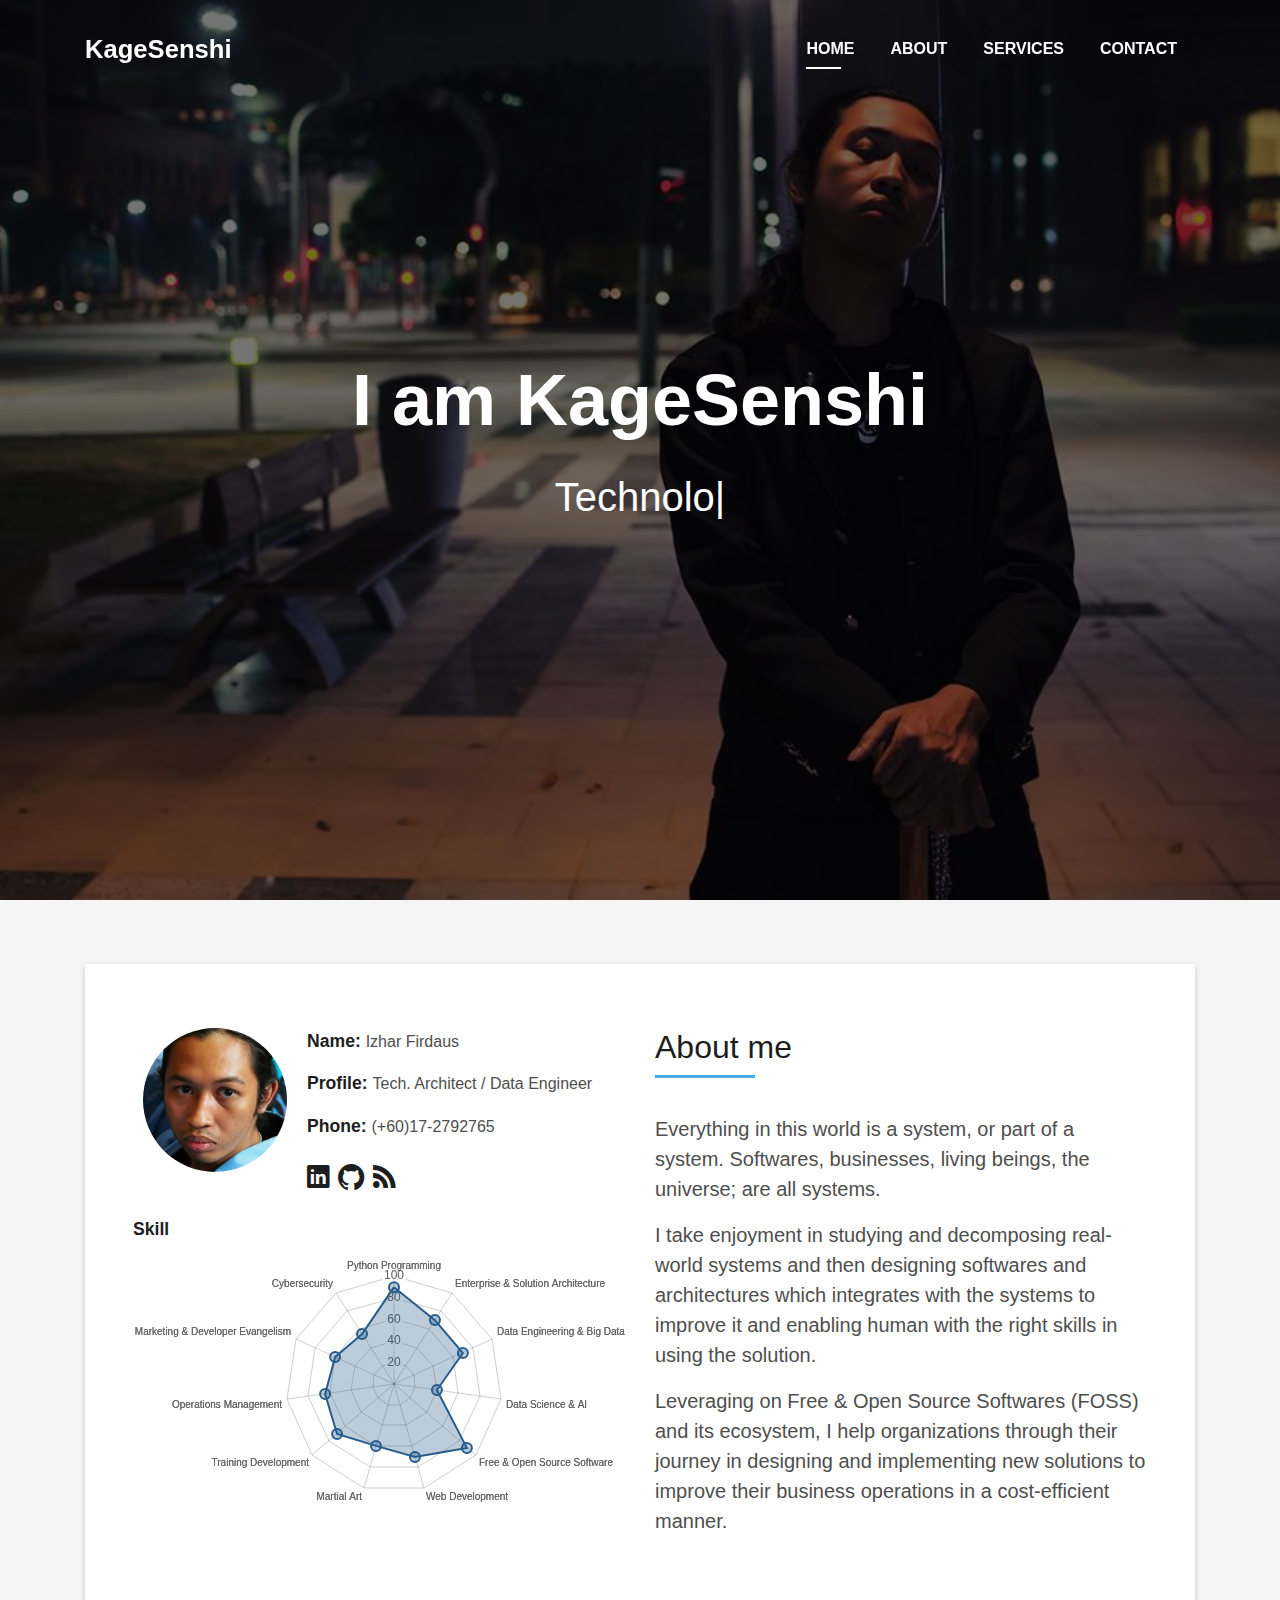
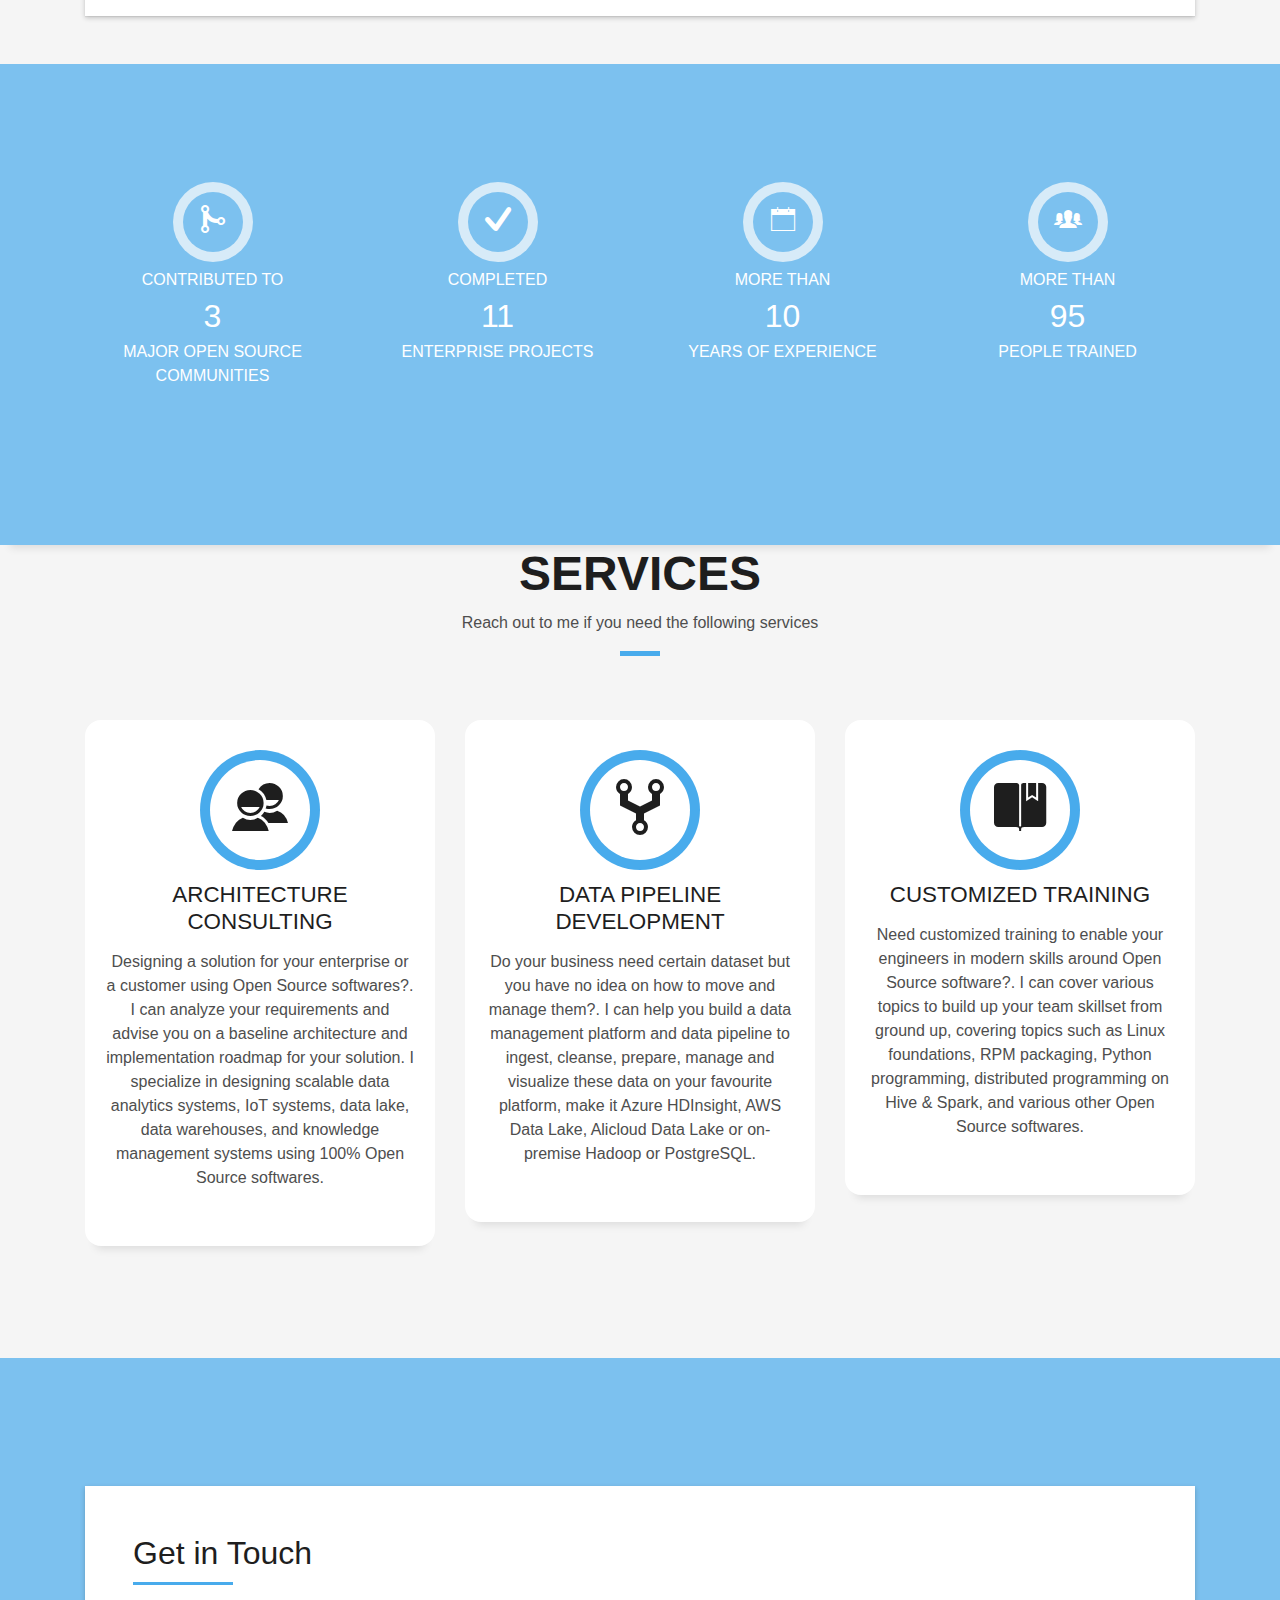
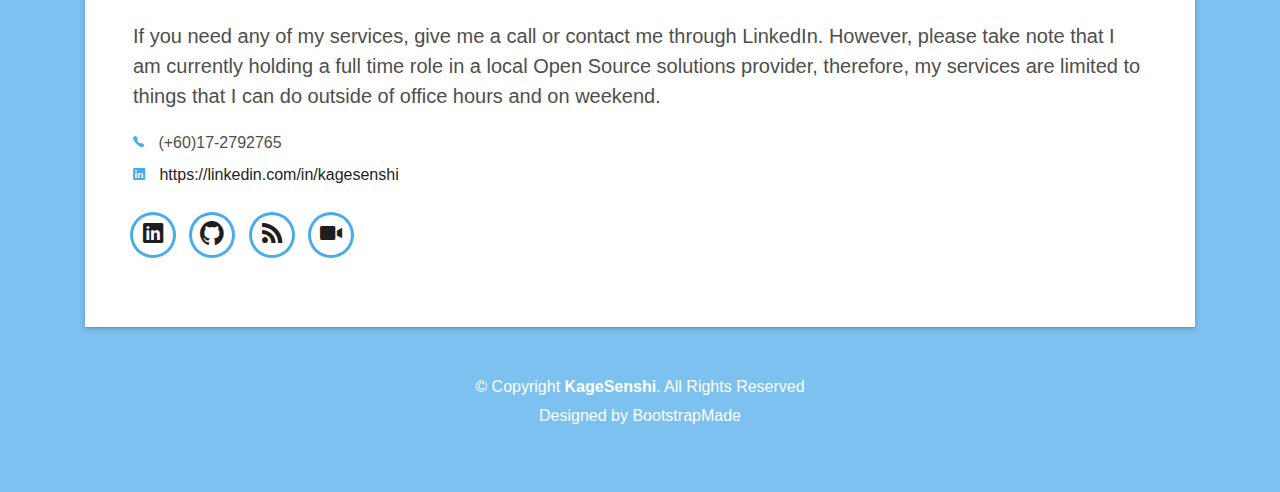
<file: index.html>
<!DOCTYPE html>
<html lang="en">
<head>
  <meta charset="utf-8">
  <title>KageSenshi.org</title>
  <meta content="width=device-width, initial-scale=1.0" name="viewport">
  <meta content="" name="keywords">
  <meta content="" name="description">

  <meta property="og:title" content="kagesenshi.org" />
  <meta property="og:type" content="article" />
  <meta property="og:url" content="http://www.kagesenshi.org" />
  <meta property="og:image" content="http://www.kagesenshi.org/img/intro-bg.jpg" />
  <meta property="og:description" content="Technology Architect, Data Engineer, Python Programmer, Trainer, Developer Evangelist" />

  <!-- Favicons -->
  <link href="img/favicon.png" rel="icon">
  <link href="img/apple-touch-icon.png" rel="apple-touch-icon">

  <!-- Bootstrap CSS File -->
  <link href="lib/bootstrap/css/bootstrap.min.css" rel="stylesheet">

  <!-- Libraries CSS Files -->
  <link href="lib/font-awesome/css/font-awesome.min.css" rel="stylesheet">
  <link href="lib/animate/animate.min.css" rel="stylesheet">
  <link href="lib/ionicons/css/ionicons.min.css" rel="stylesheet">
  <link href="lib/owlcarousel/assets/owl.carousel.min.css" rel="stylesheet">
  <link href="lib/lightbox/css/lightbox.min.css" rel="stylesheet">

  <!-- Main Stylesheet File -->
  <link href="css/style.css" rel="stylesheet">
  <link href="css/media.css" rel="stylesheet">


  <!-- =======================================================
    Theme Name: DevFolio
    Theme URL: https://bootstrapmade.com/devfolio-bootstrap-portfolio-html-template/
    Author: BootstrapMade.com
    License: https://bootstrapmade.com/license/
  ======================================================= -->
</head>

<body id="page-top">

  <!--/ Nav Star /-->
  <nav class="navbar navbar-b navbar-trans navbar-expand-md fixed-top" id="mainNav">
    <div class="container">
      <a class="navbar-brand js-scroll" href="#page-top">KageSenshi</a>
      <button class="navbar-toggler collapsed" type="button" data-toggle="collapse" data-target="#navbarDefault"
        aria-controls="navbarDefault" aria-expanded="false" aria-label="Toggle navigation">
        <span></span>
        <span></span>
        <span></span>
      </button>
      <div class="navbar-collapse collapse justify-content-end" id="navbarDefault">
        <ul class="navbar-nav">
          <li class="nav-item">
            <a class="nav-link js-scroll active" href="#home">Home</a>
          </li>
          <li class="nav-item">
            <a class="nav-link js-scroll" href="#about">About</a>
          </li>
          <li class="nav-item">
            <a class="nav-link js-scroll" href="#service">Services</a>
            </li>
            <!--
          <li class="nav-item">
            <a class="nav-link js-scroll" href="#work">Work</a>
          </li>
          <li class="nav-item">
            <a class="nav-link js-scroll" href="#blog">Blog</a>
            </li>-->
          <li class="nav-item">
            <a class="nav-link js-scroll" href="#contact">Contact</a>
          </li>
        </ul>
      </div>
    </div>
  </nav>
  <!--/ Nav End /-->

  <!--/ Intro Skew Star /-->
  <div id="home" class="intro route bg-image" style="background-image: url(img/intro-bg.jpg); background-position: center top">
    <div class="overlay-itro"></div>
    <div class="intro-content display-table">
      <div class="table-cell">
        <div class="container">
          <!--<p class="display-6 color-d">Hello, world!</p>-->
          <h1 class="intro-title mb-4">I am KageSenshi</h1>
          <p class="intro-subtitle"><span class="text-slider-items">
               Technology Architect, 
               Data Engineer, 
               Python Programmer, 
               Trainer, 
               Developer Evangelist
            </span><strong class="text-slider"></strong></p>
          <!-- <p class="pt-3"><a class="btn btn-primary btn js-scroll px-4" href="#about" role="button">Learn More</a></p> -->
        </div>
      </div>
    </div>
  </div>
  <!--/ Intro Skew End /-->

  <section id="about" class="about-mf sect-pt4 route">
    <div class="container">
      <div class="row">
        <div class="col-sm-12">
          <div class="box-shadow-full">
            <div class="row">
              <div class="col-md-6">
                <div class="row">
                  <div class="col-sm-5 col-md-4">
                    <div class="about-img">
                      <img src="img/profile.jpg" class="img-fluid rounded-circle b-shadow-a" alt="">
                    </div>
                  </div>
                  <div class="col-sm-7 col-md-8">
                    <div class="about-info">
                      <p><span class="title-s">Name: </span> <span>Izhar Firdaus</span></p>
                      <p><span class="title-s">Profile: </span> <span>Tech. Architect / Data Engineer</span></p>
                      <p><span class="title-s">Phone: </span> <span>(+60)17-2792765</span></p>
                      <p style="font-size:30px">
                        <a href="https://linkedin.com/in/kagesenshi" class="ion-social-linkedin"></a>
                        <a href="https://github.com/kagesenshi" class="ion-social-github"></a>
                        <a href="https://blog.kagesenshi.org" class="ion-social-rss"></a>
                      </p>
                    </div>
                  </div>
                </div>
                <div class="skill-mf">
                   <p class="title-s">Skill</p>
                   <canvas width="400" id="profile-radar"></canvas>
                   <div id="profile-hbar">
                   </div>
                </div>
              </div>
              <div class="col-md-6">
                <div class="about-me pt-4 pt-md-0">
                  <div class="title-box-2">
                    <h5 class="title-left">
                      About me
                    </h5>
                  </div>
                  <p class="lead">
                     Everything in this world is a system, or part of a system. Softwares, businesses, living beings, the universe; 
                     are all systems. 
                  </p>
                  <p class="lead">
                     I take enjoyment in studying and decomposing real-world systems and then designing softwares and architectures 
                     which integrates with the systems to improve it and enabling human with the right skills in using the solution.
                  </p>
                  <p class="lead">
                  Leveraging on Free &amp; Open Source Softwares (FOSS) and its ecosystem, I help organizations through their journey in 
                  designing and implementing new solutions to improve their business operations in a cost-efficient manner.
                  </p>
                </div>
              </div>
            </div>
          </div>
        </div>
      </div>
    </div>
 </section>

 <!-- Section Counters -->
  <div class="section-counter paralax-mf bg-image" style="background-image: url(img/counters-bg.jpg)">
    <div class="overlay-mf"></div>
    <div class="container">
       <div class="row">
        <div class="col-sm-3 col-lg-3">
          <div class="counter-box pt-4 pt-md-0">
            <div class="counter-ico">
              <span class="ico-circle"><i class="ion-merge"></i></span>
            </div>
            <div class="counter-num">
               <span class="counter-text">CONTRIBUTED TO</span>
               <p class="counter">3</p>
               <span class="counter-text">MAJOR OPEN SOURCE COMMUNITIES</span>
            </div>
          </div>
        </div>
        <div class="col-sm-3 col-lg-3">
          <div class="counter-box pt-4 pt-md-0">
            <div class="counter-ico">
              <span class="ico-circle"><i class="ion-checkmark-round"></i></span>
            </div>
            <div class="counter-num">
              <span class="counter-text">COMPLETED</span>
              <p class="counter">11</p>
              <span class="counter-text">ENTERPRISE PROJECTS</span>
            </div>
          </div>
        </div>
        <div class="col-sm-3 col-lg-3">
          <div class="counter-box pt-4 pt-md-0">
            <div class="counter-ico">
              <span class="ico-circle"><i class="ion-ios-calendar-outline"></i></span>
            </div>
            <div class="counter-num">
              <span class="counter-text">MORE THAN</span>
              <p class="counter">10</p>
              <span class="counter-text">YEARS OF EXPERIENCE</span>
            </div>
          </div>
        </div>
        <div class="col-sm-3 col-lg-3">
          <div class="counter-box pt-4 pt-md-0">
            <div class="counter-ico">
              <span class="ico-circle"><i class="ion-ios-people"></i></span>
            </div>
            <div class="counter-num">
              <span class="counter-text">MORE THAN</span>
               <p class="counter">95</p>
              <span class="counter-text">PEOPLE TRAINED</span>
            </div>
          </div>
       </div>

      </div>
    </div>
  </div>

  <!--/ Section Counter End /-->

  <!--/ Section Services Star /-->
  <section id="service" class="services-mf route">
    <div class="container">
      <div class="row">
        <div class="col-sm-12">
          <div class="title-box text-center">
            <h3 class="title-a">
              Services
           </h3>
            <p class="subtitle-a">
               Reach out to me if you need the following services
            </p>
            <div class="line-mf"></div>
          </div>
        </div>
      </div>
      <div class="row">
        <div class="col-md-4">
          <div class="service-box">
            <div class="service-ico">
              <span class="ico-circle"><i class="ion-android-contacts"></i></span>
            </div>
            <div class="service-content">
              <h2 class="s-title">Architecture Consulting</h2>
              <p class="s-description text-center">
              Designing a solution for your enterprise or a customer using Open Source softwares?. I can analyze
              your requirements and advise you on a baseline architecture and implementation roadmap for your solution. I specialize in designing scalable data analytics systems, IoT systems, data lake, data warehouses, and knowledge management systems using 100% Open Source softwares. 
              </p>
            </div>
          </div>
        </div>
        <div class="col-md-4">
          <div class="service-box">
            <div class="service-ico">
              <span class="ico-circle"><i class="ion-network"></i></span>
            </div>
            <div class="service-content">
              <h2 class="s-title">Data Pipeline Development</h2>
              <p class="s-description text-center">
                  Do your business need certain dataset but you have no idea on how to move and manage them?. I can 
                  help you build a data management platform and data pipeline to ingest, cleanse, prepare, manage and visualize
                  these data on your favourite platform, make it Azure HDInsight, AWS Data Lake, Alicloud Data Lake 
                  or on-premise Hadoop or PostgreSQL.
              </p>
            </div>
          </div>
        </div>
        <div class="col-md-4">
          <div class="service-box">
            <div class="service-ico">
              <span class="ico-circle"><i class="ion-ios-bookmarks"></i></span>
            </div>
            <div class="service-content">
              <h2 class="s-title">Customized Training</h2>
              <p class="s-description text-center">
              Need customized training to enable your engineers in modern skills around Open Source software?. I can cover various
              topics to build up your team skillset from ground up, covering topics such as Linux foundations, RPM packaging, Python
              programming, distributed programming on Hive &amp; Spark, and various other Open Source softwares. 
              </p>
            </div>
          </div>
        </div>
      </div>
    </div>
  </section>
  <!--/ Section Services End /-->

  <!--/ Section Portfolio Star /-->
  <!--
  <section id="work" class="portfolio-mf sect-pt4 route">
    <div class="container">
      <div class="row">
        <div class="col-sm-12">
          <div class="title-box text-center">
            <h3 class="title-a">
              Portfolio
            </h3>
            <p class="subtitle-a">
              Lorem ipsum, dolor sit amet consectetur adipisicing elit.
            </p>
            <div class="line-mf"></div>
          </div>
        </div>
      </div>
      <div class="row">
        <div class="col-md-4">
          <div class="work-box">
            <a href="img/work-1.jpg" data-lightbox="gallery-mf">
              <div class="work-img">
                <img src="img/work-1.jpg" alt="" class="img-fluid">
              </div>
              <div class="work-content">
                <div class="row">
                  <div class="col-sm-8">
                    <h2 class="w-title">Lorem impsum dolor</h2>
                    <div class="w-more">
                      <span class="w-ctegory">Web Design</span> / <span class="w-date">18 Sep. 2018</span>
                    </div>
                  </div>
                  <div class="col-sm-4">
                    <div class="w-like">
                      <span class="ion-ios-plus-outline"></span>
                    </div>
                  </div>
                </div>
              </div>
            </a>
          </div>
        </div>
        <div class="col-md-4">
          <div class="work-box">
            <a href="img/work-2.jpg" data-lightbox="gallery-mf">
              <div class="work-img">
                <img src="img/work-2.jpg" alt="" class="img-fluid">
              </div>
              <div class="work-content">
                <div class="row">
                  <div class="col-sm-8">
                    <h2 class="w-title">Loreda Cuno Nere</h2>
                    <div class="w-more">
                      <span class="w-ctegory">Web Design</span> / <span class="w-date">18 Sep. 2018</span>
                    </div>
                  </div>
                  <div class="col-sm-4">
                    <div class="w-like">
                      <span class="ion-ios-plus-outline"></span>
                    </div>
                  </div>
                </div>
              </div>
            </a>
          </div>
        </div>
        <div class="col-md-4">
          <div class="work-box">
            <a href="img/work-3.jpg" data-lightbox="gallery-mf">
              <div class="work-img">
                <img src="img/work-3.jpg" alt="" class="img-fluid">
              </div>
              <div class="work-content">
                <div class="row">
                  <div class="col-sm-8">
                    <h2 class="w-title">Mavrito Lana Dere</h2>
                    <div class="w-more">
                      <span class="w-ctegory">Web Design</span> / <span class="w-date">18 Sep. 2018</span>
                    </div>
                  </div>
                  <div class="col-sm-4">
                    <div class="w-like">
                      <span class="ion-ios-plus-outline"></span>
                    </div>
                  </div>
                </div>
              </div>
            </a>
          </div>
        </div>
        <div class="col-md-4">
          <div class="work-box">
            <a href="img/work-4.jpg" data-lightbox="gallery-mf">
              <div class="work-img">
                <img src="img/work-4.jpg" alt="" class="img-fluid">
              </div>
              <div class="work-content">
                <div class="row">
                  <div class="col-sm-8">
                    <h2 class="w-title">Bindo Laro Cado</h2>
                    <div class="w-more">
                      <span class="w-ctegory">Web Design</span> / <span class="w-date">18 Sep. 2018</span>
                    </div>
                  </div>
                  <div class="col-sm-4">
                    <div class="w-like">
                      <span class="ion-ios-plus-outline"></span>
                    </div>
                  </div>
                </div>
              </div>
            </a>
          </div>
        </div>
        <div class="col-md-4">
          <div class="work-box">
            <a href="img/work-5.jpg" data-lightbox="gallery-mf">
              <div class="work-img">
                <img src="img/work-5.jpg" alt="" class="img-fluid">
              </div>
              <div class="work-content">
                <div class="row">
                  <div class="col-sm-8">
                    <h2 class="w-title">Studio Lena Mado</h2>
                    <div class="w-more">
                      <span class="w-ctegory">Web Design</span> / <span class="w-date">18 Sep. 2018</span>
                    </div>
                  </div>
                  <div class="col-sm-4">
                    <div class="w-like">
                      <span class="ion-ios-plus-outline"></span>
                    </div>
                  </div>
                </div>
              </div>
            </a>
          </div>
        </div>
        <div class="col-md-4">
          <div class="work-box">
            <a href="img/work-6.jpg" data-lightbox="gallery-mf">
              <div class="work-img">
                <img src="img/work-6.jpg" alt="" class="img-fluid">
              </div>
              <div class="work-content">
                <div class="row">
                  <div class="col-sm-8">
                    <h2 class="w-title">Studio Big Bang</h2>
                    <div class="w-more">
                      <span class="w-ctegory">Web Design</span> / <span class="w-date">18 Sep. 2017</span>
                    </div>
                  </div>
                  <div class="col-sm-4">
                    <div class="w-like">
                      <span class="ion-ios-plus-outline"></span>
                    </div>
                  </div>
                </div>
              </div>
            </a>
          </div>
        </div>
        
      </div>
    </div>
 </section>
 -->
  <!--/ Section Portfolio End /-->

  <section class="paralax-mf footer-paralax bg-image sect-mt4 route" style="background-image: url(img/overlay-bg.jpg)">
    <div class="overlay-mf"></div>
    <div class="container">
      <div class="row">
        <div class="col-sm-12">
          <div class="contact-mf">
            <div id="contact" class="box-shadow-full">
              <div class="row">
                <div class="col-md-12">
                  <div class="title-box-2 pt-4 pt-md-0">
                    <h5 class="title-left">
                      Get in Touch
                    </h5>
                  </div>
                  <div class="more-info">
                     <p class="lead">
                     If you need any of my services, give me a call or contact me through LinkedIn. However, please
                     take note that I am currently holding a full time role in a local Open Source solutions provider, 
                     therefore, my services are limited to things that I can do outside of office hours and on weekend.
                    </p>
                    <ul class="list-ico">
                      <li><span class="ion-ios-telephone"></span> (+60)17-2792765 </li>
                      <li><span class="ion-social-linkedin"></span><a href="https://linkedin.com/in/kagesenshi">
                         https://linkedin.com/in/kagesenshi</a></li>
                    </ul>
                  </div>
                  <div class="socials">
                    <ul>
                       <li><a href="https://linkedin.com/in/kagesenshi">
                          <span class="ico-circle"><i class="ion-social-linkedin"></i></span></a></li>
                       <li><a href="https://github.com/kagesenshi">
                          <span class="ico-circle"><i class="ion-social-github"></i></span></a></li>
                       <li><a href="https://blog.kagesenshi.org">
                          <span class="ico-circle"><i class="ion-social-rss"></i></span></a></li>
                       <li><a href="hangout.html">
                          <span class="ico-circle"><i class="ion-ios-videocam"></i></span></a></li>
                    </ul>
                  </div>
                </div>
              </div>
            </div>
          </div>
        </div>
      </div>
   </div>
    <footer>
      <div class="container">
        <div class="row">
          <div class="col-sm-12">
            <div class="copyright-box">
              <p class="copyright">&copy; Copyright <strong>KageSenshi</strong>. All Rights Reserved</p>
              <div class="credits">
                <!--
                  All the links in the footer should remain intact.
                  You can delete the links only if you purchased the pro version.
                  Licensing information: https://bootstrapmade.com/license/
                  Purchase the pro version with working PHP/AJAX contact form: https://bootstrapmade.com/buy/?theme=DevFolio
                -->
                Designed by <a href="https://bootstrapmade.com/">BootstrapMade</a>
              </div>
            </div>
          </div>
        </div>
      </div>
    </footer>
  </section>
  <!--/ Section Contact-footer End /-->

  <a href="#" class="back-to-top"><i class="fa fa-chevron-up"></i></a>
  <div id="preloader"></div>

  <!-- JavaScript Libraries -->
  <script src="lib/jquery/jquery.min.js"></script>
  <script src="lib/jquery/jquery-migrate.min.js"></script>
  <script src="lib/popper/popper.min.js"></script>
  <script src="lib/bootstrap/js/bootstrap.min.js"></script>
  <script src="lib/easing/easing.min.js"></script>
  <script src="lib/counterup/jquery.waypoints.min.js"></script>
  <script src="lib/counterup/jquery.counterup.js"></script>
  <script src="lib/owlcarousel/owl.carousel.min.js"></script>
  <script src="lib/lightbox/js/lightbox.min.js"></script>
  <script src="lib/typed/typed.min.js"></script>
  <script src="lib/chartjs/Chart.min.js"></script>
  <!-- Contact Form JavaScript File -->
  <script src="contactform/contactform.js"></script>

  <!-- Template Main Javascript File -->
  <script src="js/main.js"></script>

<!-- Global site tag (gtag.js) - Google Analytics -->
<script async src="https://www.googletagmanager.com/gtag/js?id=UA-4829688-4"></script>
<script>
  window.dataLayer = window.dataLayer || [];
  function gtag(){dataLayer.push(arguments);}
  gtag('js', new Date());

  gtag('config', 'UA-4829688-4');
</script>


</body>
</html>
</file>
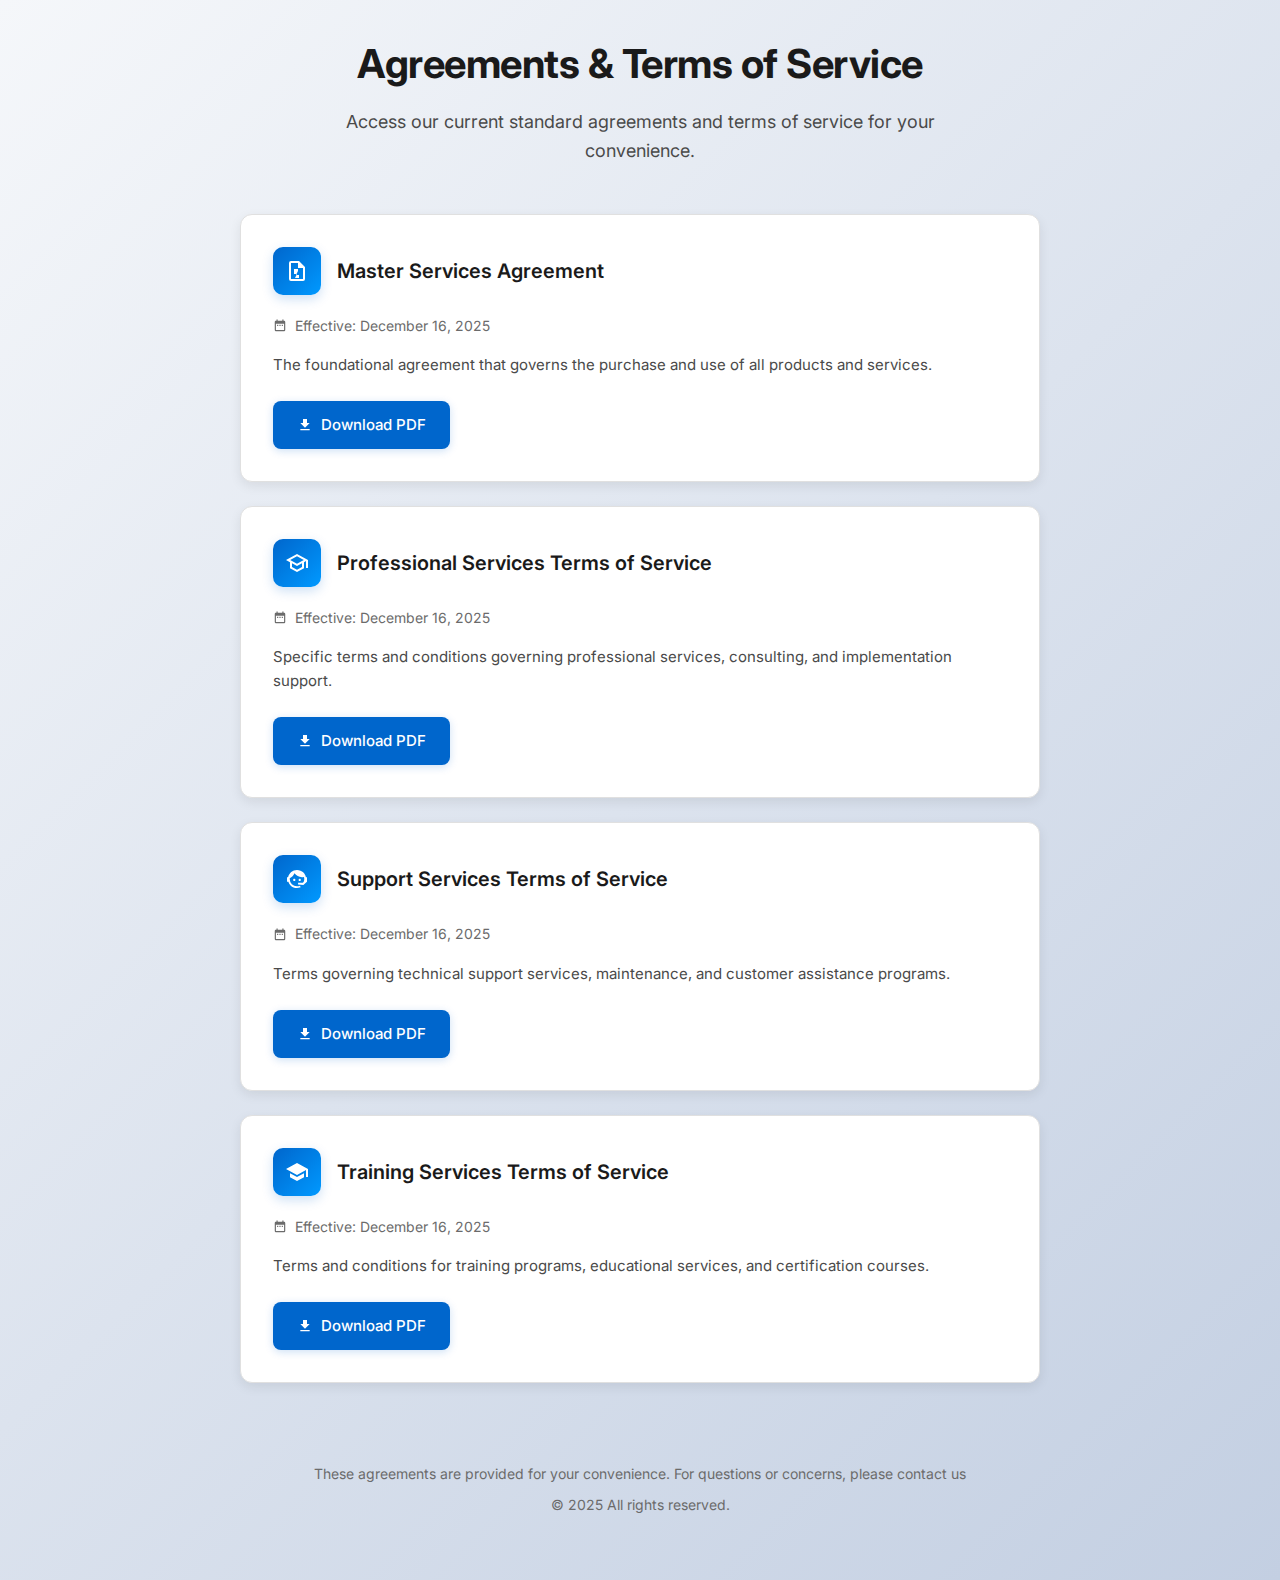
<file: agreements/index.html>
<!DOCTYPE html>
<html lang="en">

<head>
  <meta charset="UTF-8">
  <meta name="viewport" content="width=device-width, initial-scale=1.0">
  <title>Agreements &amp; Terms of Service</title>
  <link rel="preconnect" href="https://fonts.googleapis.com">
  <link rel="preconnect" href="https://fonts.gstatic.com" crossorigin>
  <link href="https://fonts.googleapis.com/css2?family=Inter:wght@300;400;500;600;700&display=swap" rel="stylesheet">
  <style>
    * {
      margin: 0;
      padding: 0;
      box-sizing: border-box;
    }

    :root {
      --primary-color: #0066cc;
      --primary-hover: #0052a3;
      --text-primary: #1a1a1a;
      --text-secondary: #4a4a4a;
      --text-muted: #6b6b6b;
      --border-color: #e0e0e0;
      --bg-light: #f8f9fa;
      --bg-white: #ffffff;
      --shadow-sm: 0 2px 4px rgba(0, 0, 0, 0.05);
      --shadow-md: 0 4px 12px rgba(0, 0, 0, 0.08);
      --shadow-lg: 0 8px 24px rgba(0, 0, 0, 0.12);
      --transition: all 0.3s cubic-bezier(0.4, 0, 0.2, 1);
    }

    body {
      font-family: 'Inter', -apple-system, BlinkMacSystemFont, 'Segoe UI', Roboto, Oxygen, Ubuntu, Cantarell, sans-serif;
      line-height: 1.6;
      color: var(--text-primary);
      background: linear-gradient(135deg, #f5f7fa 0%, #c3cfe2 100%);
      min-height: 100vh;
      padding: 2rem 1rem;
    }

    .container {
      max-width: 1200px;
      margin: 0 auto;
    }

    header {
      text-align: center;
      margin-bottom: 3rem;
      animation: fadeInDown 0.6s ease-out;
    }

    h1 {
      font-size: 2.5rem;
      font-weight: 700;
      color: var(--text-primary);
      margin-bottom: 0.75rem;
      letter-spacing: -0.5px;
    }

    .subtitle {
      font-size: 1.125rem;
      color: var(--text-secondary);
      font-weight: 400;
      max-width: 600px;
      margin: 0 auto;
    }

    .agreements-grid {
      display: grid;
      grid-template-columns: 1fr;
      max-width: 800px;
      margin: 0 auto 3rem;
      gap: 1.5rem;
      animation: fadeInUp 0.6s ease-out 0.2s both;
    }

    .agreement-card {
      background: var(--bg-white);
      border-radius: 12px;
      padding: 2rem;
      box-shadow: var(--shadow-md);
      transition: var(--transition);
      border: 1px solid var(--border-color);
      position: relative;
      overflow: hidden;
    }

    .agreement-card::before {
      content: '';
      position: absolute;
      top: 0;
      left: 0;
      width: 100%;
      height: 4px;
      background: linear-gradient(90deg, var(--primary-color), #0099ff);
      transform: scaleX(0);
      transform-origin: left;
      transition: var(--transition);
    }

    .agreement-card:hover {
      transform: translateY(-4px);
      box-shadow: var(--shadow-lg);
    }

    .agreement-card:hover::before {
      transform: scaleX(1);
    }

    .agreement-header {
      display: flex;
      align-items: center;
      gap: 1rem;
      margin-bottom: 1.25rem;
    }

    .agreement-icon {
      width: 48px;
      height: 48px;
      background: linear-gradient(135deg, var(--primary-color), #0099ff);
      border-radius: 10px;
      display: flex;
      align-items: center;
      justify-content: center;
      flex-shrink: 0;
      box-shadow: 0 4px 12px rgba(0, 102, 204, 0.2);
    }

    .agreement-icon svg {
      width: 24px;
      height: 24px;
      fill: white;
    }

    .agreement-title {
      font-size: 1.25rem;
      font-weight: 600;
      color: var(--text-primary);
      margin: 0;
      line-height: 1.4;
    }

    .agreement-meta {
      display: flex;
      align-items: center;
      gap: 0.5rem;
      font-size: 0.875rem;
      color: var(--text-muted);
      margin-bottom: 1rem;
    }

    .agreement-meta svg {
      width: 14px;
      height: 14px;
      fill: var(--text-muted);
    }

    .agreement-description {
      font-size: 0.9375rem;
      color: var(--text-secondary);
      margin-bottom: 1.5rem;
      line-height: 1.6;
    }

    .download-btn {
      display: inline-flex;
      align-items: center;
      gap: 0.5rem;
      padding: 0.75rem 1.5rem;
      background: var(--primary-color);
      color: white;
      text-decoration: none;
      border-radius: 8px;
      font-weight: 500;
      font-size: 0.9375rem;
      transition: var(--transition);
      box-shadow: 0 2px 8px rgba(0, 102, 204, 0.2);
    }

    .download-btn:hover {
      background: var(--primary-hover);
      box-shadow: 0 4px 12px rgba(0, 102, 204, 0.3);
      transform: translateY(-1px);
    }

    .download-btn svg {
      width: 16px;
      height: 16px;
      fill: white;
    }

    footer {
      text-align: center;
      padding: 2rem 0;
      color: var(--text-muted);
      font-size: 0.875rem;
      animation: fadeIn 0.6s ease-out 0.4s both;
    }

    footer a {
      color: var(--primary-color);
      text-decoration: none;
      transition: var(--transition);
    }

    footer a:hover {
      color: var(--primary-hover);
      text-decoration: underline;
    }

    @keyframes fadeInDown {
      from {
        opacity: 0;
        transform: translateY(-20px);
      }

      to {
        opacity: 1;
        transform: translateY(0);
      }
    }

    @keyframes fadeInUp {
      from {
        opacity: 0;
        transform: translateY(20px);
      }

      to {
        opacity: 1;
        transform: translateY(0);
      }
    }

    @keyframes fadeIn {
      from {
        opacity: 0;
      }

      to {
        opacity: 1;
      }
    }

    @media (max-width: 768px) {
      h1 {
        font-size: 2rem;
      }

      .subtitle {
        font-size: 1rem;
      }

      .agreements-grid {
        grid-template-columns: 1fr;
      }

      .agreement-card {
        padding: 1.5rem;
      }
    }
  </style>
</head>

<body>
  <div class="container">
    <header>
      <h1>Agreements &amp; Terms of Service</h1>
      <p class="subtitle">Access our current standard agreements and terms of service for your convenience.</p>
    </header>

    <div class="agreements-grid">
      <!-- Master Services Agreement -->
      <div class="agreement-card">
        <div class="agreement-header">
          <div class="agreement-icon">
            <svg xmlns="http://www.w3.org/2000/svg" viewBox="0 0 24 24">
              <path
                d="M14,2H6A2,2 0 0,0 4,4V20A2,2 0 0,0 6,22H18A2,2 0 0,0 20,20V8L14,2M18,20H6V4H13V9H18V20M10,19L12,15H9V10H13V12L11,16H14V19H10Z" />
            </svg>
          </div>
          <h2 class="agreement-title">Master Services Agreement</h2>
        </div>
        <div class="agreement-meta">
          <svg xmlns="http://www.w3.org/2000/svg" viewBox="0 0 24 24">
            <path
              d="M9,10H7V12H9V10M13,10H11V12H13V10M17,10H15V12H17V10M19,3H18V1H16V3H8V1H6V3H5C3.89,3 3,3.9 3,5V19A2,2 0 0,0 5,21H19A2,2 0 0,0 21,19V5A2,2 0 0,0 19,3M19,19H5V8H19V19Z" />
          </svg>
          <span>Effective: December 16, 2025</span>
        </div>
        <p class="agreement-description">
          The foundational agreement that governs the purchase and use of all products and services.
        </p>
        <a href="Master_Services_Agreement_20251216.pdf" class="download-btn" download>
          <svg xmlns="http://www.w3.org/2000/svg" viewBox="0 0 24 24">
            <path d="M5,20H19V18H5M19,9H15V3H9V9H5L12,16L19,9Z" />
          </svg>
          Download PDF
        </a>
      </div>

      <!-- Professional Services TOS -->
      <div class="agreement-card">
        <div class="agreement-header">
          <div class="agreement-icon">
            <svg xmlns="http://www.w3.org/2000/svg" viewBox="0 0 24 24">
              <path
                d="M12,3L1,9L5,11.18V17.18L12,21L19,17.18V11.18L21,10.09V17H23V9L12,3M18.82,9L12,12.72L5.18,9L12,5.28L18.82,9M17,16L12,18.72L7,16V12.27L12,15L17,12.27V16Z" />
            </svg>
          </div>
          <h2 class="agreement-title">Professional Services Terms of Service</h2>
        </div>
        <div class="agreement-meta">
          <svg xmlns="http://www.w3.org/2000/svg" viewBox="0 0 24 24">
            <path
              d="M9,10H7V12H9V10M13,10H11V12H13V10M17,10H15V12H17V10M19,3H18V1H16V3H8V1H6V3H5C3.89,3 3,3.9 3,5V19A2,2 0 0,0 5,21H19A2,2 0 0,0 21,19V5A2,2 0 0,0 19,3M19,19H5V8H19V19Z" />
          </svg>
          <span>Effective: December 16, 2025</span>
        </div>
        <p class="agreement-description">
          Specific terms and conditions governing professional services, consulting, and implementation support.
        </p>
        <a href="Professional_Services_TOS_20251216.pdf" class="download-btn" download>
          <svg xmlns="http://www.w3.org/2000/svg" viewBox="0 0 24 24">
            <path d="M5,20H19V18H5M19,9H15V3H9V9H5L12,16L19,9Z" />
          </svg>
          Download PDF
        </a>
      </div>

      <!-- Support Services TOS -->
      <div class="agreement-card">
        <div class="agreement-header">
          <div class="agreement-icon">
            <svg xmlns="http://www.w3.org/2000/svg" viewBox="0 0 24 24">
              <path
                d="M18.72,14.76C19.07,13.91 19.26,13 19.26,12C19.26,11.28 19.15,10.59 18.96,9.95C18.31,10.1 17.63,10.18 16.92,10.18C13.86,10.18 11.15,8.67 9.5,6.34C8.61,8.5 6.91,10.26 4.77,11.22C4.73,11.47 4.73,11.74 4.73,12A7.27,7.27 0 0,0 12,19.27C13.05,19.27 14.06,19.04 14.97,18.63C15.54,19.72 15.8,20.26 15.78,20.26C14.14,20.81 12.87,21.08 12,21.08C9.58,21.08 7.27,20.13 5.57,18.42C4.53,17.38 3.76,16.11 3.33,14.73H2V10.18H3.09C3.93,6.04 7.6,2.92 12,2.92C14.4,2.92 16.71,3.87 18.42,5.58C19.69,6.84 20.54,8.45 20.89,10.18H22V14.67H22V14.69L22,14.73H21.94L18.38,18L13.08,17.4V15.73H17.91L18.72,14.76M9.27,11.77C9.57,11.77 9.86,11.89 10.07,12.11C10.28,12.32 10.4,12.61 10.4,12.91C10.4,13.21 10.28,13.5 10.07,13.71C9.86,13.92 9.57,14.04 9.27,14.04C8.64,14.04 8.13,13.54 8.13,12.91C8.13,12.28 8.64,11.77 9.27,11.77M14.72,11.77C15.35,11.77 15.85,12.28 15.85,12.91C15.85,13.54 15.35,14.04 14.72,14.04C14.09,14.04 13.58,13.54 13.58,12.91A1.14,1.14 0 0,1 14.72,11.77Z" />
            </svg>
          </div>
          <h2 class="agreement-title">Support Services Terms of Service</h2>
        </div>
        <div class="agreement-meta">
          <svg xmlns="http://www.w3.org/2000/svg" viewBox="0 0 24 24">
            <path
              d="M9,10H7V12H9V10M13,10H11V12H13V10M17,10H15V12H17V10M19,3H18V1H16V3H8V1H6V3H5C3.89,3 3,3.9 3,5V19A2,2 0 0,0 5,21H19A2,2 0 0,0 21,19V5A2,2 0 0,0 19,3M19,19H5V8H19V19Z" />
          </svg>
          <span>Effective: December 16, 2025</span>
        </div>
        <p class="agreement-description">
          Terms governing technical support services, maintenance, and customer assistance programs.
        </p>
        <a href="Support_Services_TOS_20251216.pdf" class="download-btn" download>
          <svg xmlns="http://www.w3.org/2000/svg" viewBox="0 0 24 24">
            <path d="M5,20H19V18H5M19,9H15V3H9V9H5L12,16L19,9Z" />
          </svg>
          Download PDF
        </a>
      </div>

      <!-- Training Services TOS -->
      <div class="agreement-card">
        <div class="agreement-header">
          <div class="agreement-icon">
            <svg xmlns="http://www.w3.org/2000/svg" viewBox="0 0 24 24">
              <path d="M12,3L1,9L12,15L21,10.09V17H23V9M5,13.18V17.18L12,21L19,17.18V13.18L12,17L5,13.18Z" />
            </svg>
          </div>
          <h2 class="agreement-title">Training Services Terms of Service</h2>
        </div>
        <div class="agreement-meta">
          <svg xmlns="http://www.w3.org/2000/svg" viewBox="0 0 24 24">
            <path
              d="M9,10H7V12H9V10M13,10H11V12H13V10M17,10H15V12H17V10M19,3H18V1H16V3H8V1H6V3H5C3.89,3 3,3.9 3,5V19A2,2 0 0,0 5,21H19A2,2 0 0,0 21,19V5A2,2 0 0,0 19,3M19,19H5V8H19V19Z" />
          </svg>
          <span>Effective: December 16, 2025</span>
        </div>
        <p class="agreement-description">
          Terms and conditions for training programs, educational services, and certification courses.
        </p>
        <a href="Training_Services_TOS_20251216.pdf" class="download-btn" download>
          <svg xmlns="http://www.w3.org/2000/svg" viewBox="0 0 24 24">
            <path d="M5,20H19V18H5M19,9H15V3H9V9H5L12,16L19,9Z" />
          </svg>
          Download PDF
        </a>
      </div>
    </div>

    <footer>
      <p>These agreements are provided for your convenience. For questions or concerns, please contact us</p>
      <p style="margin-top: 0.5rem;">&copy; 2025 All rights reserved.</p>
    </footer>
  </div>
</body>

</html>
</file>
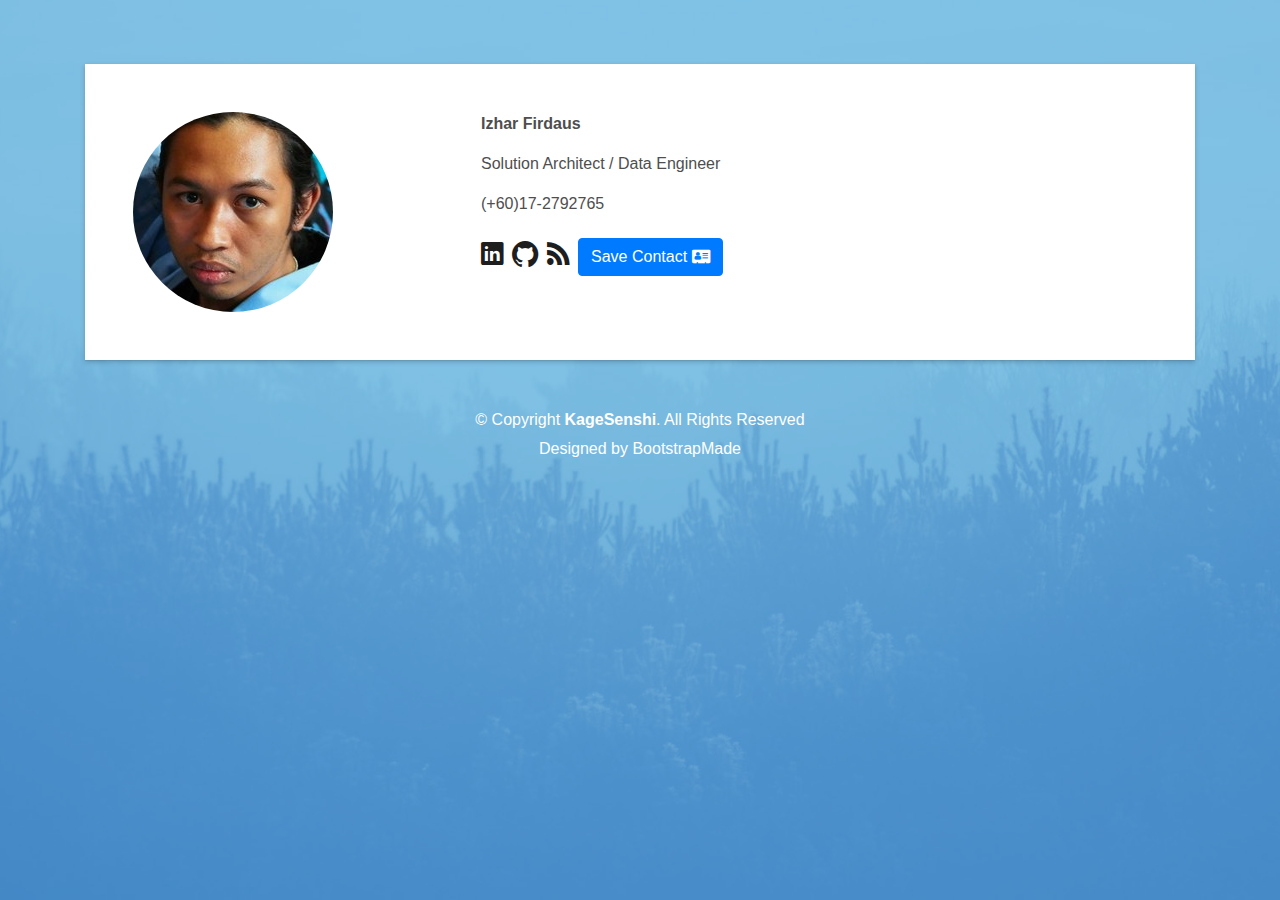
<file: vcard.html>
<!DOCTYPE html>
<html lang="en">

<head>
  <meta charset="utf-8">
  <title>KageSenshi.org</title>
  <meta content="width=device-width, initial-scale=1.0" name="viewport">
  <meta content="" name="keywords">
  <meta content="" name="description">

  <meta property="og:title" content="kagesenshi.org" />
  <meta property="og:type" content="article" />
  <meta property="og:url" content="http://www.kagesenshi.org" />
  <meta property="og:image" content="http://www.kagesenshi.org/img/intro-bg.jpg" />
  <meta property="og:description"
    content="Technology Architect, Data Engineer, Python Programmer, Trainer, Developer Evangelist" />

  <!-- Favicons -->
  <link href="img/favicon.png" rel="icon">
  <link href="img/apple-touch-icon.png" rel="apple-touch-icon">

  <!-- Bootstrap CSS File -->
  <link href="lib/bootstrap/css/bootstrap.min.css" rel="stylesheet">

  <!-- Libraries CSS Files -->
  <link href="lib/font-awesome/css/font-awesome.min.css" rel="stylesheet">
  <link href="lib/animate/animate.min.css" rel="stylesheet">
  <link href="lib/ionicons/css/ionicons.min.css" rel="stylesheet">
  <link href="lib/owlcarousel/assets/owl.carousel.min.css" rel="stylesheet">
  <link href="lib/lightbox/css/lightbox.min.css" rel="stylesheet">

  <!-- Main Stylesheet File -->
  <link href="css/style.css" rel="stylesheet">
  <link href="css/media.css" rel="stylesheet">


  <!-- =======================================================
    Theme Name: DevFolio
    Theme URL: https://bootstrapmade.com/devfolio-bootstrap-portfolio-html-template/
    Author: BootstrapMade.com
    License: https://bootstrapmade.com/license/
  ======================================================= -->
</head>

<body id="page-top">
  <section id="contact"
	  class="bg-image" style="background-image: url(img/overlay-bg.jpg)">
    <div class="overlay-mf"></div>
    <div class="container">
      <div class="row">
        <div class="col-sm-12 col-md-12 col-lg-12">
          <div class="contact-mf">
            <div class="box-shadow-full">
              <div class="row">
                <div class="col-4">
                  <div class="about-img">
                    <img src="img/profile.jpg" class="img-fluid rounded-circle b-shadow-a" alt="">
                  </div>
                </div>
                <div class="col-8">
                  <div class="about-info">
		    <p><b>Izhar Firdaus</b></p>
                    <p><span>Solution Architect / Data Engineer</span></p>
                    <p><span>(+60)17-2792765</span></p>
                    <p style="font-size:30px">
                      <a href="https://linkedin.com/in/kagesenshi" class="ion-social-linkedin"></a>
                      <a href="https://github.com/kagesenshi" class="ion-social-github"></a>
                      <a href="https://blog.kagesenshi.org" class="ion-social-rss"></a>
                      <a class="btn btn-primary" href="vcard.vcf">Save Contact <i class="fa fa-vcard"></i> </a>
                    </p>
                  </div>
                </div>

              </div>
            </div>
          </div>
        </div>
      </div>
    </div>
    <footer style="padding:0">
      <div class="container">
        <div class="row">
          <div class="col-sm-12">
            <div class="copyright-box">
              <p class="copyright">&copy; Copyright <strong>KageSenshi</strong>. All Rights Reserved</p>
              <div class="credits">
                <!--
                  All the links in the footer should remain intact.
                  You can delete the links only if you purchased the pro version.
                  Licensing information: https://bootstrapmade.com/license/
                  Purchase the pro version with working PHP/AJAX contact form: https://bootstrapmade.com/buy/?theme=DevFolio
                -->
                Designed by <a href="https://bootstrapmade.com/">BootstrapMade</a>
              </div>
            </div>
          </div>
        </div>
      </div>
    </footer>
  </section>
  <!--/ Section Contact-footer End /-->

  <a href="#" class="back-to-top"><i class="fa fa-chevron-up"></i></a>
  <div id="preloader"></div>

  <!-- JavaScript Libraries -->
  <script src="lib/jquery/jquery.min.js"></script>
  <script src="lib/jquery/jquery-migrate.min.js"></script>
  <script src="lib/popper/popper.min.js"></script>
  <script src="lib/bootstrap/js/bootstrap.min.js"></script>
  <script src="lib/easing/easing.min.js"></script>
  <script src="lib/counterup/jquery.waypoints.min.js"></script>
  <script src="lib/counterup/jquery.counterup.js"></script>
  <script src="lib/owlcarousel/owl.carousel.min.js"></script>
  <script src="lib/lightbox/js/lightbox.min.js"></script>
  <script src="lib/typed/typed.min.js"></script>
  <script src="lib/chartjs/Chart.min.js"></script>
  <!-- Contact Form JavaScript File -->
  <script src="contactform/contactform.js"></script>

  <!-- Template Main Javascript File -->
  <script src="js/main.js"></script>

  <!-- Global site tag (gtag.js) - Google Analytics -->
  <script async src="https://www.googletagmanager.com/gtag/js?id=UA-4829688-4"></script>
  <script>
    window.dataLayer = window.dataLayer || [];
    function gtag() { dataLayer.push(arguments); }
    gtag('js', new Date());

    gtag('config', 'UA-4829688-4');

    $(document).ready(function () {
        $('#contact').height($(window).height());
    })
  </script>


</body>

</html>
</file>
<file: css/media.css>
@media only screen and (max-width: 600px) {
    #profile-radar {
        display: none !important;
    }

    .counter-ico .ico-circle {
        margin-top:15px;
        margin-bottom:15px;
    }

    .section-counter {
        padding-top: 60px;
        padding-bottom: 60px;
    }
}


@media only screen and (min-width: 768px) and (max-width:991px) {
    #profile-radar {
        display: none !important;
    }
}

@media only screen and (min-width: 600px) and (max-width: 767px) {
    #profile-hbar {
        display: none !important;
    }

    .counter-ico .ico-circle {
        margin-top:15px;
        margin-bottom:15px;
    }

    .section-counter {
        padding-top: 60px;
        padding-bottom: 60px;
    }
}

@media only screen and (min-width: 992px) {
    #profile-hbar {
        display: none !important;
    }
}
</file>
<file: css/style.css>
/*
  Theme Name: DevFolio
  Theme URL: https://bootstrapmade.com/devfolio-bootstrap-portfolio-html-template/
  Author: BootstrapMade.com
  License: https://bootstrapmade.com/license/
*/

/*======================================
//--//-->   STYLES GENERALES
======================================*/

body {
  background-color: #f5f5f5;
  color: #4e4e4e;
}

h1,
h2,
h3,
h4,
h5,
h6 {
  color: #1e1e1e;
}

a {
  color: #1e1e1e;
  transition: all 0.5s ease-in-out;
}

a:hover {
  color: #48abec;
  text-decoration: none;
  transition: all 0.5s ease-in-out;
}

.p-r {
  position: relative;
}

.color-a {
  color: #48abec;
}

.color-d {
  color: #f5f5f5;
}

.color-text-a {
  color: #4e4e4e;
}

.box-shadow,
.paralax-mf,
.service-box,
.work-box,
.card-blog {
  box-shadow: 0 13px 8px -10px rgba(0, 0, 0, 0.1);
}

.box-shadow-a,
.button:hover {
  box-shadow: 0 0 0 4px #d7ebf8;
}

.display-5 {
  font-size: 2.5rem;
  font-weight: 300;
  line-height: 1.1;
}

.display-6 {
  font-size: 2rem;
  font-weight: 300;
  line-height: 1.1;
}

.avatar {
  width: 32px;
  height: 32px;
  margin-right: 4px;
  overflow: hidden;
}

.bg-image {
  background-repeat: no-repeat;
  background-attachment: fixed;
  background-size: cover;
  background-position: center center;
}

.overlay-mf {
  background-color: #48abec;
}

.overlay-mf {
  position: absolute;
  top: 0;
  left: 0px;
  padding: 0;
  height: 100%;
  width: 100%;
  opacity: .7;
}

.paralax-mf {
  position: relative;
  padding: 8rem 0;
}

.display-table {
  width: 100%;
  height: 100%;
  display: table;
}

.table-cell {
  display: table-cell;
  vertical-align: middle;
}

/*--/ Sections /--*/

.sect-4 {
  padding: 4rem 0;
}

.sect-pt4 {
  padding-top: 4rem;
}

.sect-mt4 {
  margin-top: 4rem;
}

/*--/ Title s /--*/

.title-s {
  font-weight: 600;
  color: #1e1e1e;
  font-size: 1.1rem;
}

/*--/ Title A /--*/

.title-box {
  margin-bottom: 4rem;
}

.title-a {
  font-size: 3rem;
  font-weight: bold;
  text-transform: uppercase;
}

.subtitle-a {
  color: #4e4e4e;
}

.line-mf {
  width: 40px;
  height: 5px;
  background-color: #48abec;
  margin: 0 auto;
}

/*--/ Title Left /--*/

.title-box-2 {
  margin-bottom: 3rem;
}

.title-left {
  font-size: 2rem;
  position: relative;
}

.title-left:before {
  content: '';
  position: absolute;
  height: 3px;
  background-color: #48abec;
  width: 100px;
  bottom: -12px;
}

/*------/ Box /------*/

.box-pl2 {
  padding-left: 2rem;
}

.box-shadow-full {
  padding: 3rem 1.25rem;
  position: relative;
  background-color: #fff;
  margin-bottom: 3rem;
  z-index: 2;
  box-shadow: 0 1px 1px 0 rgba(0, 0, 0, 0.06), 0 2px 5px 0 rgba(0, 0, 0, 0.2);
}

/*------/ Socials /------*/

.socials {
  padding: 1.5rem 0;
}

.socials ul li {
  display: inline-block;
}

.socials .ico-circle {
  height: 40px;
  width: 40px;
  font-size: 1.7rem;
  border-radius: 50%;
  line-height: 1.4;
  margin: 0 15px 0 0;
  box-shadow: 0 0 0 3px #48abec;
  transition: all 500ms ease;
}

.socials .ico-circle:hover {
  background-color: #48abec;
  color: #fff;
  box-shadow: 0 0 0 3px #d7ebf8;
  transition: all 500ms ease;
}

/*------/ Ul resect /------*/

.ul-resect,
.socials ul,
.list-ico,
.blog-wrapper .post-meta ul,
.box-comments .list-comments,
.widget-sidebar .list-sidebar,
.widget-tags ul {
  list-style: none;
  padding-left: 0;
  margin-bottom: 0;
}

.list-ico {
  line-height: 2;
}

.list-ico span {
  color: #48abec;
  margin-right: 10px;
}

/*------/ Ico Circle /------*/

.ico-circle {
  height: 100px;
  width: 100px;
  font-size: 2rem;
  border-radius: 50%;
  line-height: 1.55;
  margin: 0 auto;
  text-align: center;
  box-shadow: 0 0 0 10px #48abec;
  display: block;
}

/*------/ Owl Carousel /------*/

.owl-theme .owl-dots {
  text-align: center;
  margin-top: 18px;
}

.owl-theme .owl-dots .owl-dot {
  display: inline-block;
}

.owl-theme .owl-dots .owl-dot span {
  width: 18px;
  height: 7px;
  margin: 5px 5px;
  background: #d7ebf8;
  border: 0px solid #d7ebf8;
  display: block;
  transition: all 0.6s ease-in-out;
  cursor: pointer;
}

.owl-theme .owl-dots .owl-dot:hover span {
  background-color: #d7ebf8;
}

.owl-theme .owl-dots .owl-dot.active span {
  background-color: #1B1B1B;
  width: 25px;
}

/*--/ Scrolltop s /--*/

.scrolltop-mf {
  position: relative;
  display: none;
}

.scrolltop-mf span {
  z-index: 999;
  position: fixed;
  width: 42px;
  height: 42px;
  background-color: #48abec;
  opacity: .7;
  font-size: 1.6rem;
  line-height: 1.5;
  text-align: center;
  color: #fff;
  top: auto;
  left: auto;
  right: 30px;
  bottom: 50px;
  cursor: pointer;
  border-radius: 50%;
}

/* Back to top button */

.back-to-top {
  position: fixed;
  display: none;
  background: #48abec;
  color: #fff;
  width: 44px;
  height: 44px;
  text-align: center;
  line-height: 1;
  font-size: 16px;
  border-radius: 50%;
  right: 15px;
  bottom: 15px;
  transition: background 0.5s;
  z-index: 11;
}

.back-to-top i {
  padding-top: 12px;
  color: #fff;
}

/* Prelaoder */

#preloader {
  position: fixed;
  top: 0;
  left: 0;
  right: 0;
  bottom: 0;
  z-index: 9999;
  overflow: hidden;
  background: #fff;
}

#preloader:before {
  content: "";
  position: fixed;
  top: calc(50% - 30px);
  left: calc(50% - 30px);
  border: 6px solid #f2f2f2;
  border-top: 6px solid #48abec;
  border-radius: 50%;
  width: 60px;
  height: 60px;
  -webkit-animation: animate-preloader 1s linear infinite;
  animation: animate-preloader 1s linear infinite;
}

@-webkit-keyframes animate-preloader {
  0% {
    -webkit-transform: rotate(0deg);
    transform: rotate(0deg);
  }

  100% {
    -webkit-transform: rotate(360deg);
    transform: rotate(360deg);
  }
}

@keyframes animate-preloader {
  0% {
    -webkit-transform: rotate(0deg);
    transform: rotate(0deg);
  }

  100% {
    -webkit-transform: rotate(360deg);
    transform: rotate(360deg);
  }
}

/*======================================
//--//-->   NAVBAR
======================================*/

.navbar-b {
  transition: all .5s ease-in-out;
  background-color: transparent;
  padding-top: 1.563rem;
  padding-bottom: 1.563rem;
}

.navbar-b.navbar-reduce {
  box-shadow: 0px 6px 9px 0px rgba(0, 0, 0, 0.06);
}

.navbar-b.navbar-trans .nav-item,
.navbar-b.navbar-reduce .nav-item {
  position: relative;
  padding-right: 10px;
  padding-left: 0;
}

.navbar-b.navbar-trans .nav-link,
.navbar-b.navbar-reduce .nav-link {
  color: #fff;
  text-transform: uppercase;
  font-weight: 600;
}

.navbar-b.navbar-trans .nav-link:before,
.navbar-b.navbar-reduce .nav-link:before {
  content: '';
  position: absolute;
  margin-left: 0px;
  width: 0%;
  bottom: 0;
  left: 0;
  height: 2px;
  transition: all 500ms ease;
}

.navbar-b.navbar-trans .nav-link:hover,
.navbar-b.navbar-reduce .nav-link:hover {
  color: #1B1B1B;
}

.navbar-b.navbar-trans .nav-link:hover:before,
.navbar-b.navbar-reduce .nav-link:hover:before {
  width: 35px;
}

.navbar-b.navbar-trans .show > .nav-link:before,
.navbar-b.navbar-trans .active > .nav-link:before,
.navbar-b.navbar-trans .nav-link.show:before,
.navbar-b.navbar-trans .nav-link.active:before,
.navbar-b.navbar-reduce .show > .nav-link:before,
.navbar-b.navbar-reduce .active > .nav-link:before,
.navbar-b.navbar-reduce .nav-link.show:before,
.navbar-b.navbar-reduce .nav-link.active:before {
  width: 35px;
}

.navbar-b.navbar-trans .nav-link:before {
  background-color: #fff;
}

.navbar-b.navbar-trans .nav-link:hover {
  color: #fff;
}

.navbar-b.navbar-trans .show > .nav-link,
.navbar-b.navbar-trans .active > .nav-link,
.navbar-b.navbar-trans .nav-link.show,
.navbar-b.navbar-trans .nav-link.active {
  color: #fff;
}

.navbar-b.navbar-reduce {
  transition: all .5s ease-in-out;
  background-color: #fff;
  padding-top: 15px;
  padding-bottom: 15px;
}

.navbar-b.navbar-reduce .nav-link {
  color: #48abec;
}

.navbar-b.navbar-reduce .nav-link:before {
  background-color: #48abec;
}

.navbar-b.navbar-reduce .nav-link:hover {
  color: #48abec;
}

.navbar-b.navbar-reduce .show > .nav-link,
.navbar-b.navbar-reduce .active > .nav-link,
.navbar-b.navbar-reduce .nav-link.show,
.navbar-b.navbar-reduce .nav-link.active {
  color: #48abec;
}

.navbar-b.navbar-reduce .navbar-brand {
  color: #48abec;
}

.navbar-b.navbar-reduce .navbar-toggler span {
  background-color: #1B1B1B;
}

.navbar-b .navbar-brand {
  color: #fff;
  font-size: 1.6rem;
  font-weight: 600;
}

.navbar-b .navbar-nav .dropdown-item.show .dropdown-menu,
.navbar-b .dropdown.show .dropdown-menu,
.navbar-b .dropdown-btn.show .dropdown-menu {
  -webkit-transform: translate3d(0px, 0px, 0px);
  transform: translate3d(0px, 0px, 0px);
  visibility: visible !important;
}

.navbar-b .dropdown-menu {
  margin: 1.12rem 0 0;
  border-radius: 0;
}

.navbar-b .dropdown-menu .dropdown-item {
  padding: .7rem 1.7rem;
  transition: all 500ms ease;
}

.navbar-b .dropdown-menu .dropdown-item:hover {
  background-color: #48abec;
  color: #fff;
  transition: all 500ms ease;
}

.navbar-b .dropdown-menu .dropdown-item.active {
  background-color: #48abec;
}

/*--/ Hamburger Navbar /--*/

.navbar-toggler {
  position: relative;
}

.navbar-toggler:focus,
.navbar-toggler:active {
  outline: 0;
}

.navbar-toggler span {
  display: block;
  background-color: #fff;
  height: 3px;
  width: 25px;
  margin-top: 4px;
  margin-bottom: 4px;
  -webkit-transform: rotate(0deg);
  transform: rotate(0deg);
  left: 0;
  opacity: 1;
}

.navbar-toggler span:nth-child(1),
.navbar-toggler span:nth-child(3) {
  transition: -webkit-transform .35s ease-in-out;
  transition: transform .35s ease-in-out;
  transition: transform .35s ease-in-out, -webkit-transform .35s ease-in-out;
}

.navbar-toggler:not(.collapsed) span:nth-child(1) {
  position: absolute;
  left: 12px;
  top: 10px;
  -webkit-transform: rotate(135deg);
  transform: rotate(135deg);
  opacity: 0.9;
}

.navbar-toggler:not(.collapsed) span:nth-child(2) {
  height: 12px;
  visibility: hidden;
  background-color: transparent;
}

.navbar-toggler:not(.collapsed) span:nth-child(3) {
  position: absolute;
  left: 12px;
  top: 10px;
  -webkit-transform: rotate(-135deg);
  transform: rotate(-135deg);
  opacity: 0.9;
}

/*======================================
//--//-->   INTRO
======================================*/

.intro {
  height: 100vh;
  position: relative;
  color: #fff;
}

.intro .intro-content {
  text-align: center;
  position: absolute;
}

.intro .overlay-itro {
  background-color: rgba(0, 0, 0, 0.6);
  position: absolute;
  top: 0;
  left: 0px;
  padding: 0;
  height: 100%;
  width: 100%;
  opacity: .9;
}

.intro .intro-title {
  color: #fff;
  font-weight: 600;
  font-size: 3rem;
}

.intro .intro-subtitle {
  font-size: 1.5rem;
  font-weight: 300;
}

.intro .text-slider-items {
  display: none;
}

.intro-single {
  height: 350px;
}

.intro-single .intro-content {
  margin-top: 30px;
}

.intro-single .intro-title {
  text-transform: uppercase;
  font-size: 3rem;
}

.intro-single .breadcrumb {
  background-color: transparent;
  color: #48abec;
}

.intro-single .breadcrumb .breadcrumb-item:before {
  color: #d7ebf8;
}

.intro-single .breadcrumb .breadcrumb-item.active {
  color: #d7ebf8;
}

.intro-single .breadcrumb a {
  color: #fff;
}

/*======================================
//--//-->   ABOUT
======================================*/

.about-mf .box-shadow-full {
  padding-top: 4rem;
  padding-bottom: 4rem;
}

.about-mf .about-img {
  margin-bottom: 2rem;
}

.about-mf .about-img img {
  margin-left: 10px;
}

.skill-mf span {
  color: #4e4e4e;
}

.skill-mf .progress {
  background-color: #d7ebf8;
  margin: .5rem 0 1.2rem 0;
  border-radius: 0;
  height: .7rem;
}

.skill-mf .progress .progress-bar {
  height: .7rem;
  background-color: #48abec;
}

/*======================================
//--//-->   SERVICES
======================================*/

.service-box {
  background-color: #fff;
  padding: 2.5rem 1.3rem;
  border-radius: 1rem;
  margin-bottom: 3rem;
}

.service-box:hover .ico-circle {
  transition: all 500ms ease;
  color: #fff;
  background-color: #48abec;
  box-shadow: 0 0 0 10px #d7ebf8;
}

.service-box .service-ico {
  margin-bottom: 1rem;
  color: #1e1e1e;
}

.service-box .ico-circle {
  transition: all 500ms ease;
  font-size: 4rem;
}

.service-box .s-title {
  font-size: 1.4rem;
  text-transform: uppercase;
  text-align: center;
  padding: .4rem 0;
}

.service-box .s-description {
  color: #4e4e4e;
}

/*======================================
//--//-->   COUNTER
======================================*/

.counter-box {
  color: #fff;
  text-align: center;
}

.counter-ico {
  margin-bottom: 1rem;
}

.counter-ico .ico-circle {
  height: 60px;
  width: 60px;
  line-height: 1.8;
  box-shadow: 0 0 0 10px #d7ebf8;
}

.counter-num .counter {
  font-size: 2rem;
  margin-bottom: 0;
}

/*======================================
//--//-->   PORTFOLIO
======================================*/

.work-box {
  margin-bottom: 3rem;
  -webkit-backface-visibility: hidden;
  backface-visibility: hidden;
  background-color: #fff;
}

.work-box:hover img {
  -webkit-transform: scale(1.3);
  transform: scale(1.3);
}

.work-img {
  display: block;
  overflow: hidden;
}

.work-img img {
  transition: all 1s;
}

.work-content {
  padding: 2rem 3% 1rem 4%;
}

.work-content .w-more {
  color: #4e4e4e;
  font-size: .8rem;
}

.work-content .w-more .w-ctegory {
  color: #48abec;
}

.work-content .w-like {
  font-size: 2.5rem;
  color: #48abec;
  float: right;
}

.work-content .w-like a {
  color: #48abec;
}

.work-content .w-like .num-like {
  font-size: .7rem;
}

.w-title {
  font-size: 1.2rem;
}

/*======================================
//--//-->   TESTIMONIALS
======================================*/

.testimonials .owl-carousel .owl-item img {
  width: auto;
}

.testimonial-box {
  color: #fff;
  text-align: center;
}

.testimonial-box .author-test {
  margin-top: 1rem;
}

.testimonial-box .author-test img {
  margin: 0 auto;
}

.testimonial-box .author {
  color: #fff;
  text-transform: uppercase;
  font-weight: 600;
  margin: 1rem 0;
  display: block;
  font-size: 1.4rem;
}

.testimonial-box .comit {
  font-size: 2rem;
  color: #48abec;
  background-color: #fff;
  width: 52px;
  height: 52px;
  display: block;
  margin: 0 auto;
  border-radius: 50%;
  line-height: 1.6;
}

/*======================================
//--//-->   BLOG
======================================*/

.card-blog .card-body {
  position: relative;
}

.card-blog .card-category-box {
  position: absolute;
  text-align: center;
  top: -16px;
  left: 15px;
  right: 15px;
  line-height: 25px;
  overflow: hidden;
}

.card-blog .card-category {
  display: inline-block;
  color: #fff;
  padding: 0 15px 5px;
  overflow: hidden;
  background-color: #48abec;
  border-radius: 4px;
}

.card-blog .card-category .category {
  color: #fff;
  display: inline-block;
  text-transform: uppercase;
  font-size: .7rem;
  letter-spacing: .1px;
  margin-bottom: 0;
}

.card-blog .card-title {
  font-size: 1.3rem;
  margin-top: .6rem;
}

.card-blog .card-description {
  color: #4e4e4e;
}

.card-blog .post-author {
  display: inline-block;
}

.card-blog .post-date {
  color: #4e4e4e;
  display: inline-block;
  float: right;
}

/*======================================
//--//-->   BLOG-SINGLE
======================================*/

.post-box,
.form-comments,
.box-comments,
.widget-sidebar {
  padding: 2rem;
  background-color: #fff;
  margin-bottom: 3rem;
}

.blog-wrapper .article-title {
  font-size: 1.5rem;
}

.blog-wrapper .post-meta {
  margin: 1rem 0;
}

.blog-wrapper .post-meta ul {
  border-left: 4px solid #48abec;
  margin-top: 1rem;
}

.blog-wrapper .post-meta ul li {
  display: inline-block;
  margin-left: 15px;
}

.blog-wrapper .post-meta ul a {
  color: #48abec;
}

.blog-wrapper .post-meta ul span {
  color: #1e1e1e;
}

.blog-wrapper .blockquote {
  border-left: 4px solid #48abec;
  padding: 18px;
  font-style: italic;
}

/*------/ Comments /------*/

.box-comments .list-comments li {
  padding-bottom: 40px;
}

.box-comments .list-comments .comment-avatar {
  display: table-cell;
  vertical-align: top;
}

.box-comments .list-comments .comment-avatar img {
  width: 80px;
  height: 80px;
}

.box-comments .list-comments .comment-author {
  font-size: 1.3rem;
}

.box-comments .list-comments .comment-details {
  display: table-cell;
  vertical-align: top;
  padding-left: 25px;
}

.box-comments .list-comments a {
  color: #48abec;
}

.box-comments .list-comments span {
  color: #1e1e1e;
  font-style: italic;
}

.box-comments .comment-children {
  margin-left: 40px;
}

/*------/ Sidebar /------*/

.widget-sidebar .sidebar-title {
  font-size: 1.6rem;
  font-weight: 600;
  border-left: 5px solid #48abec;
  padding-left: 15px;
  text-transform: uppercase;
  margin-bottom: 1.5rem;
}

.widget-sidebar .list-sidebar li {
  position: relative;
  padding: 6px 0 6px 24px;
}

.widget-sidebar .list-sidebar li:before {
  position: absolute;
  content: "";
  width: 10px;
  height: 1px;
  left: 0;
  background-color: #48abec;
  top: 20px;
}

.sidebar-search input {
  background-color: #fff;
  border-radius: 0;
  transition: all 0.5s ease-in-out;
}

.sidebar-search .btn-search {
  background-color: #48abec;
  border-color: #48abec;
  border-radius: 0;
  padding-left: 20px;
  padding-right: 20px;
}

.widget-tags ul li {
  display: inline-block;
  background-color: #48abec;
  padding: .2rem .6rem;
  margin-bottom: .5rem;
  border-radius: 15px;
}

.widget-tags ul li a {
  color: #fff;
}

/*======================================
//--//-->   CONTACT
======================================*/

.footer-paralax {
  padding: 4rem 0 0 0;
}

.contact-mf {
  margin-top: 4rem;
}

/*======================================
//--//-->   FOOTER
======================================*/

footer {
  text-align: center;
  color: #fff;
  padding-bottom: 4rem;
}

footer .copyright {
  margin-bottom: .3rem;
}

footer .credits {
  margin-bottom: 0;
}

footer .credits a {
  color: #fff;
}

/*======================================
//--//-->   CONtaCT FORM
======================================*/

#sendmessage {
  color: #48abec;
  border: 1px solid #48abec;
  display: none;
  text-align: center;
  padding: 15px;
  font-weight: 600;
  margin-bottom: 15px;
}

#errormessage {
  color: red;
  display: none;
  border: 1px solid red;
  text-align: center;
  padding: 15px;
  font-weight: 600;
  margin-bottom: 15px;
}

#sendmessage.show,
#errormessage.show,
.show {
  display: block;
}

.validation {
  color: red;
  display: none;
  margin: 0 0 20px;
  font-weight: 400;
  font-size: 13px;
}

/*======================================
//--//-->   BUTTON
======================================*/

.button {
  display: inline-block;
  padding: .3rem .6rem;
  text-align: center;
  vertical-align: middle;
  -webkit-user-select: none;
  -moz-user-select: none;
  -ms-user-select: none;
  user-select: none;
  font-size: 1rem;
  border-radius: .3rem;
  border: 1px solid transparent;
  transition: all 500ms ease;
  cursor: pointer;
}

.button:focus {
  outline: 0;
}

.button:hover {
  background-color: #1c81c4;
  color: #fff;
  transition: all 500ms ease;
}

.button-a {
  background-color: #48abec;
  color: #fff;
  border-color: #d7ebf8;
}

.button-big {
  padding: .9rem 2.3rem;
  font-size: 1.2rem;
}

.button-rouded {
  border-radius: 5rem;
}

.btn-lg {
  padding: .5rem 1rem;
  font-size: 1.25rem;
  line-height: 1.5;
  border-radius: .3rem;
}

@media (min-width: 577px) {
  .counter-box {
    margin-bottom: 1.8rem;
  }
}

@media (min-width: 767px) {
  .about-mf .box-pl2 {
    margin-top: 3rem;
    padding-left: 0rem;
  }

  .card-blog {
    margin-bottom: 3rem;
  }

  .contact-mf .box-pl2 {
    margin-top: 3rem;
    padding-left: 0rem;
  }
}

@media (min-width: 768px) {
  .box-shadow-full {
    padding: 3rem;
  }

  .navbar-b.navbar-trans .nav-item,
  .navbar-b.navbar-reduce .nav-item {
    padding-left: 10px;
  }

  .navbar-b.navbar-trans .nav-link:before,
  .navbar-b.navbar-reduce .nav-link:before {
    margin-left: 18px;
  }

  .intro .intro-title {
    font-size: 4.5rem;
  }

  .intro .intro-subtitle {
    font-size: 2.5rem;
  }

  .intro-single .intro-title {
    font-size: 3.5rem;
  }

  .testimonial-box .description {
    padding: 0 5rem;
  }

  .post-box,
  .form-comments,
  .box-comments,
  .widget-sidebar {
    padding: 3rem;
  }

  .blog-wrapper .article-title {
    font-size: 1.9rem;
  }

  .box-comments .list-comments .comment-author {
    font-size: 1.5rem;
  }
}

@media (min-width: 992px) {
  .testimonial-box .description {
    padding: 0 8rem;
  }
}

@media (min-width: 1200px) {
  .testimonial-box .description {
    padding: 0 13rem;
  }
}

@media (max-width: 768px) {
  .back-to-top {
    bottom: 15px;
  }
}
</file>
